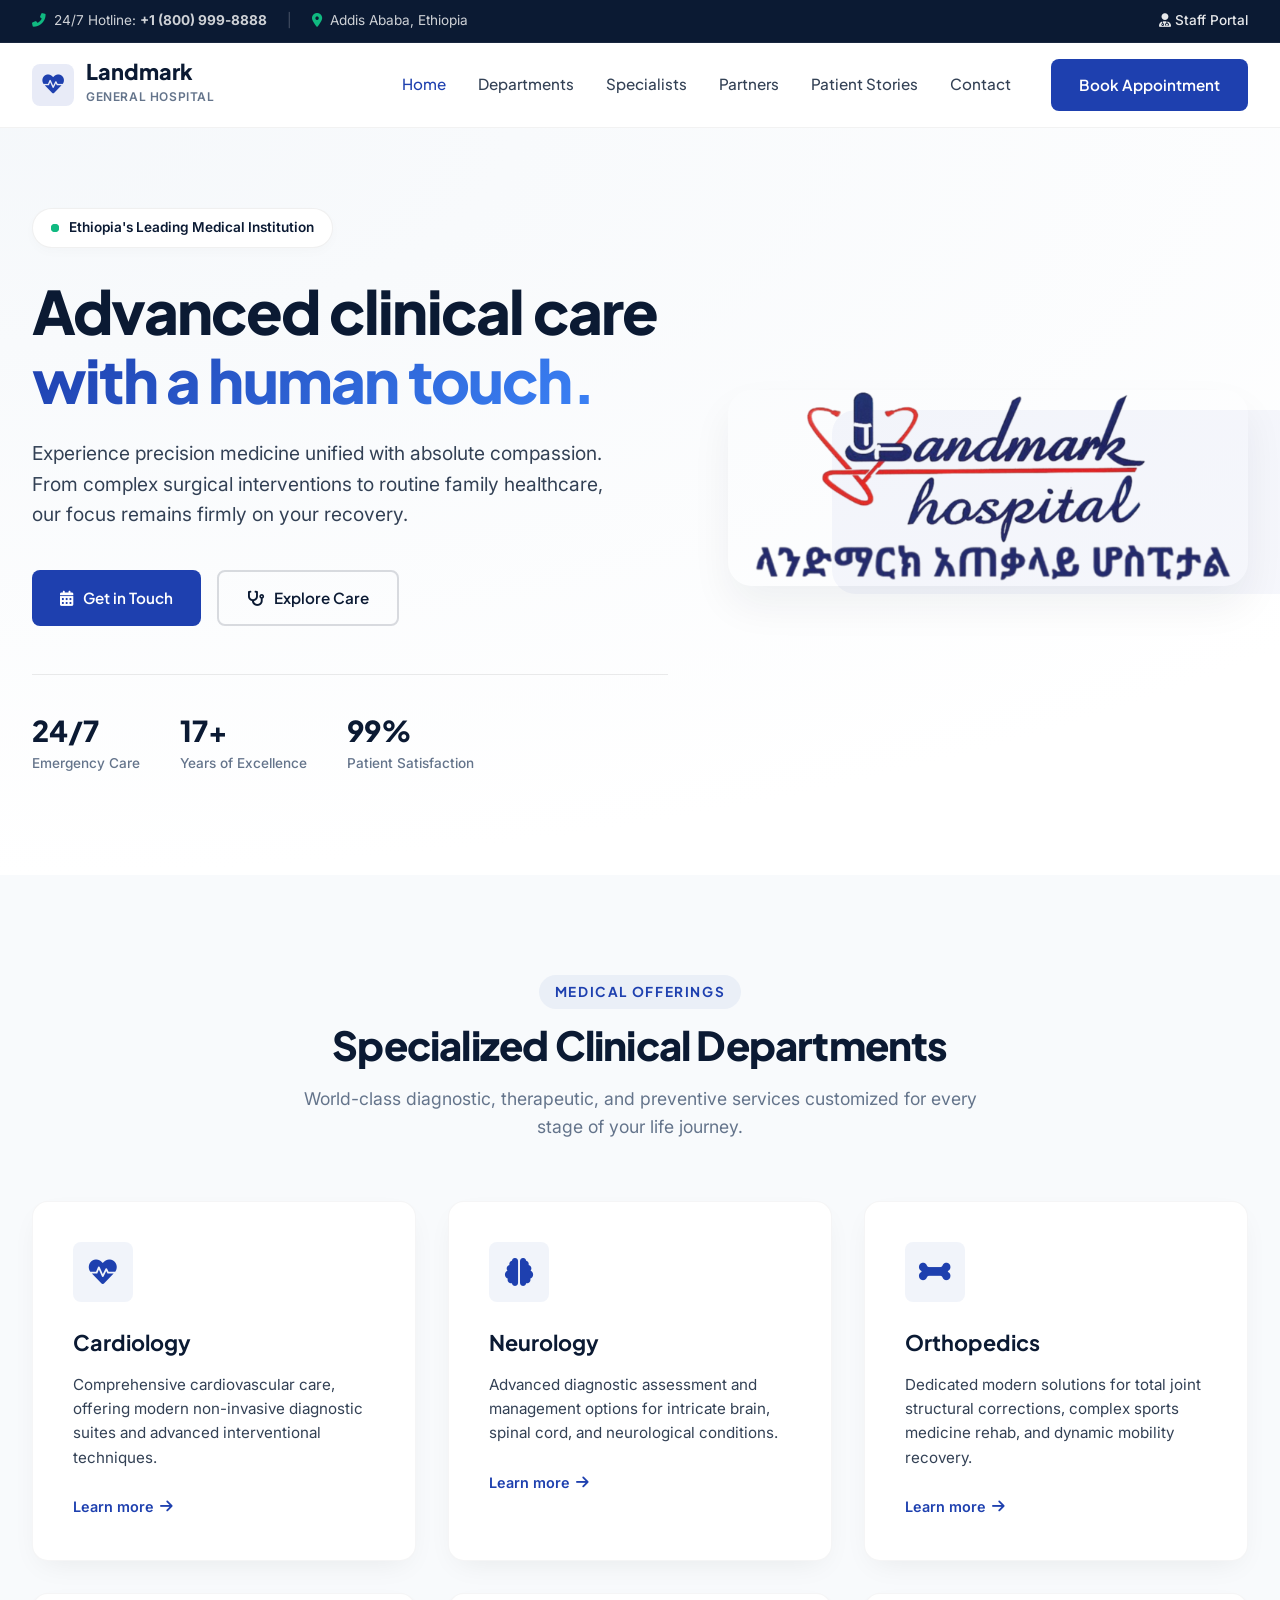
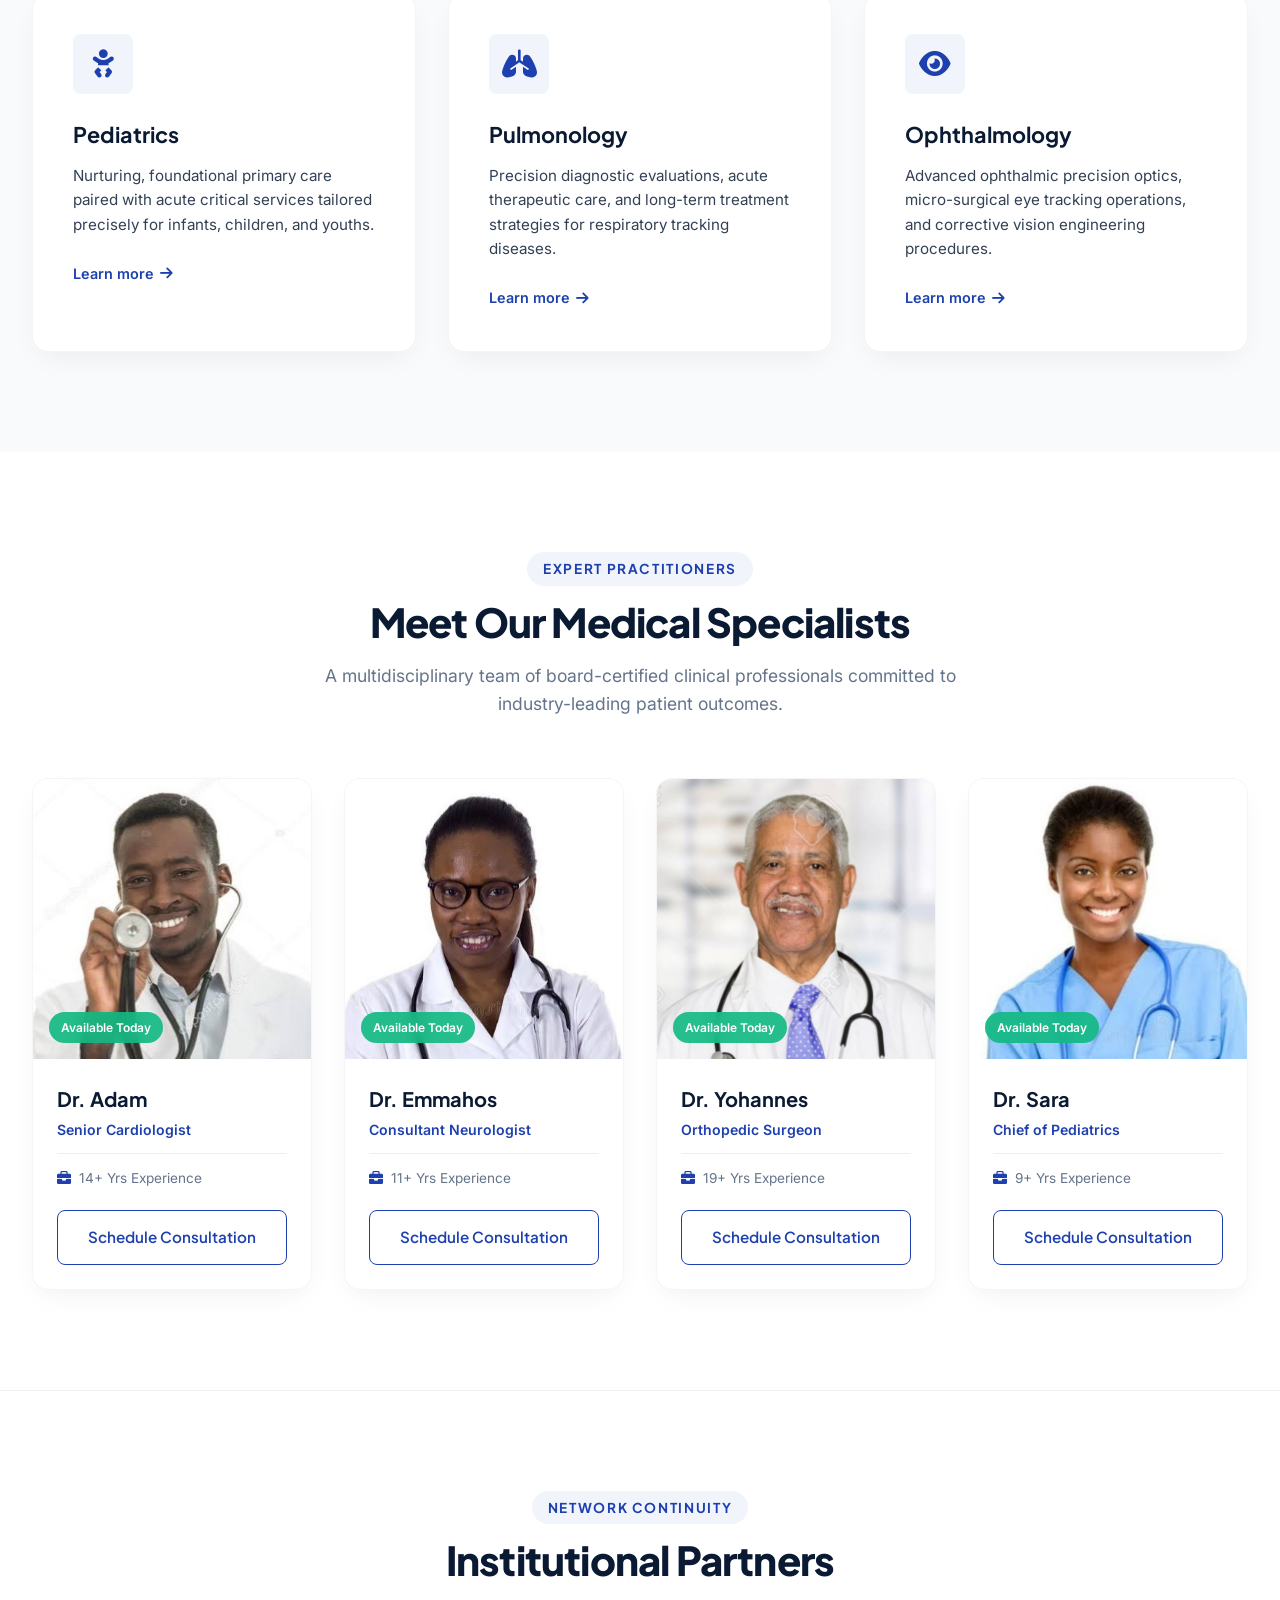
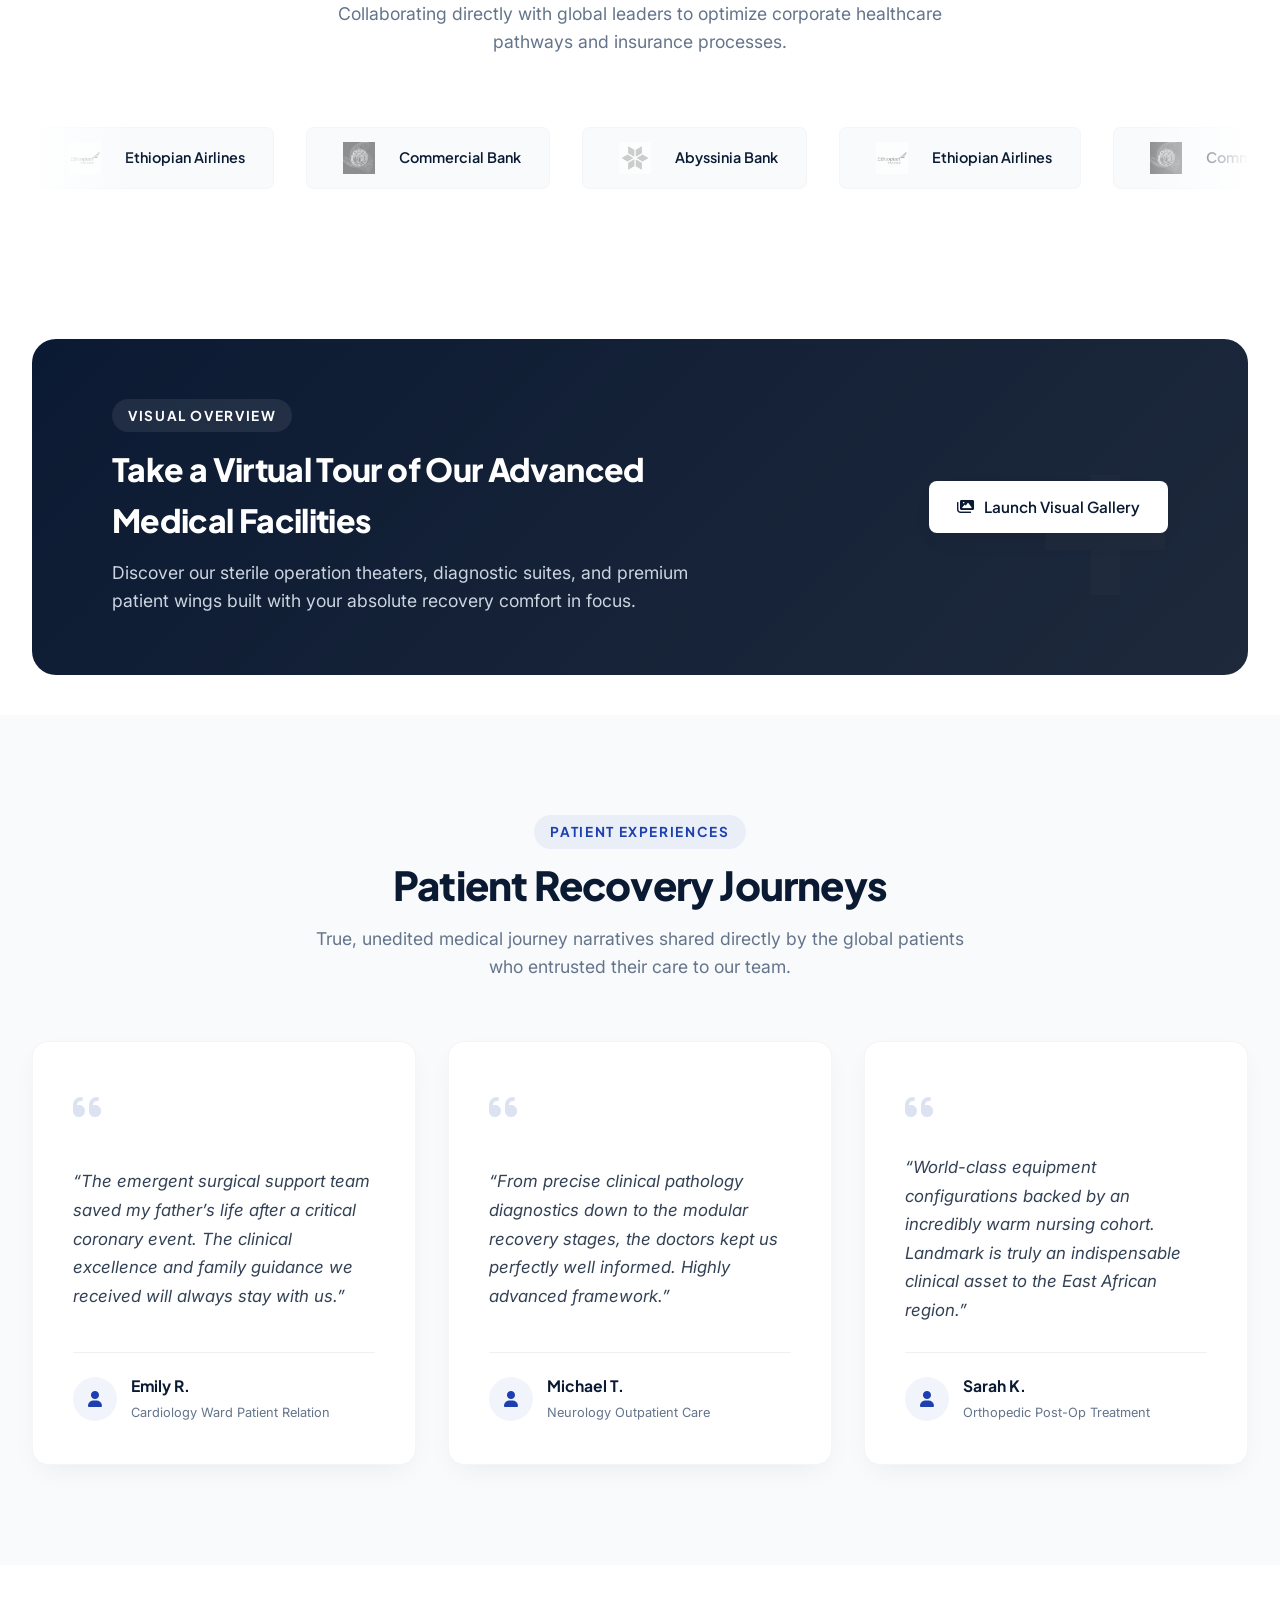
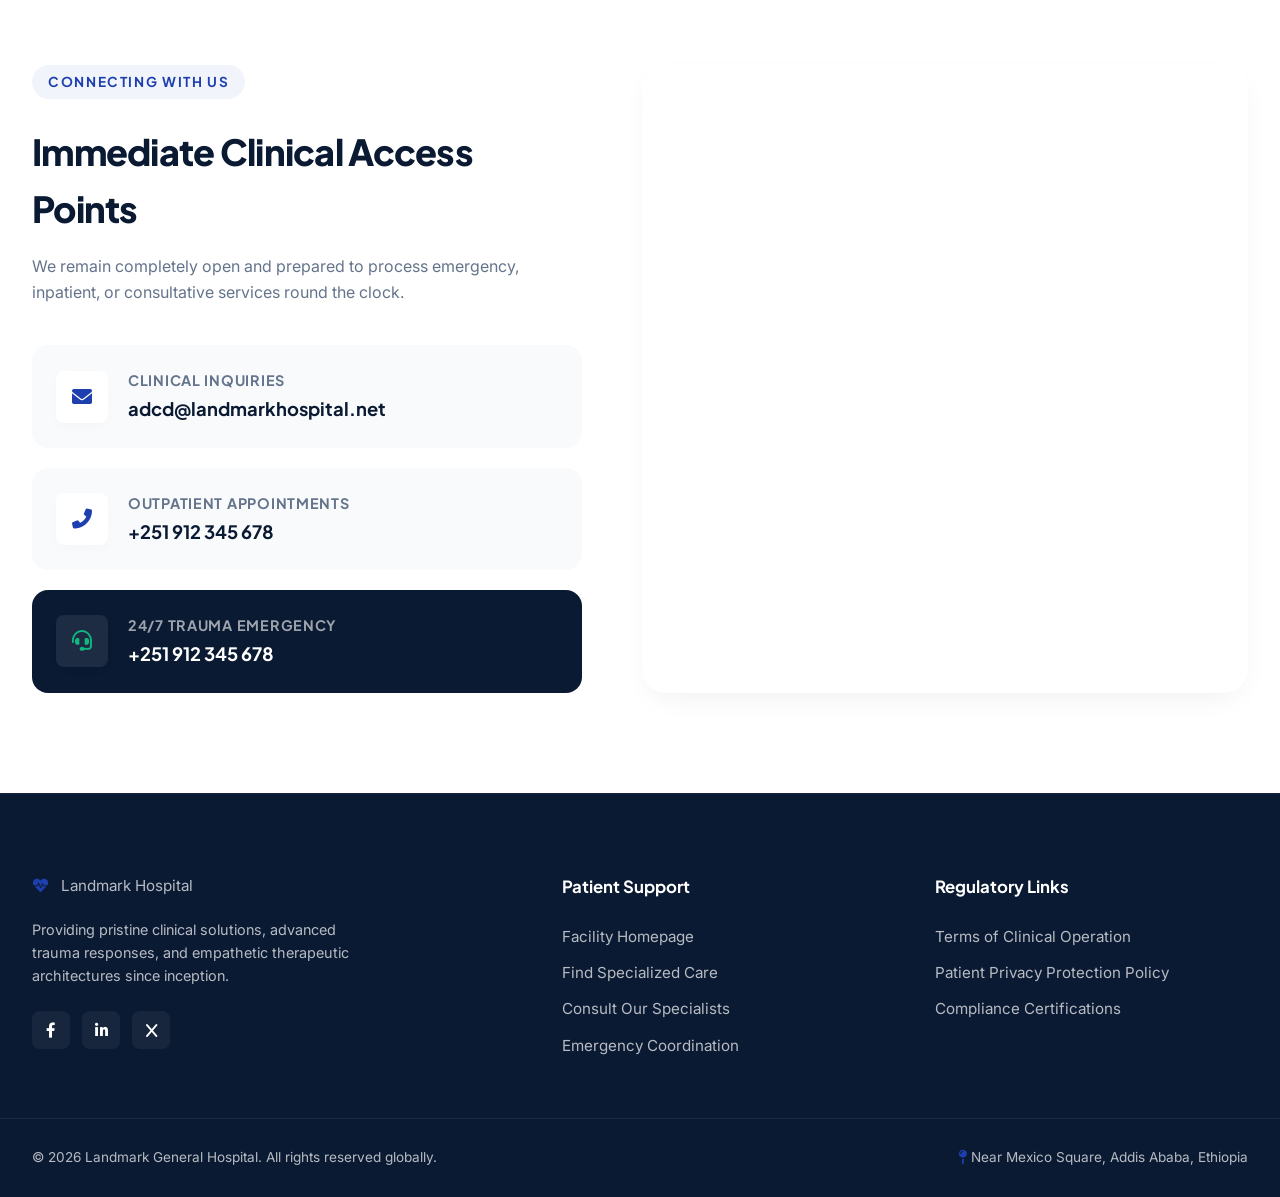
<file: index.html>
<!DOCTYPE html>
<html lang="en">
<head>
  <meta charset="UTF-8" />
  <meta name="viewport" content="width=device-width, initial-scale=1.0" />
  <title>Landmark General Hospital | Premium Healthcare & Care Specialist</title>
  <link rel="stylesheet" href="style.css">
  <!-- Font Awesome 6 -->
  <link rel="stylesheet" href="https://cdnjs.cloudflare.com/ajax/libs/font-awesome/6.0.0-beta3/css/all.min.css" />
  <!-- Google Fonts: Inter & Plus Jakarta Sans for Headers -->
  <link rel="preconnect" href="https://fonts.googleapis.com" />
  <link rel="preconnect" href="https://fonts.gstatic.com" crossorigin />
  <link href="https://fonts.googleapis.com/css2?family=Inter:wght@300;400;500;600&family=Plus+Jakarta+Sans:wght@500;600;700;800&display=swap" rel="stylesheet" />
</head>
<body>

  <!-- Top Utilities Bar -->
  <div class="top-bar">
    <div class="container top-bar-container">
      <div class="top-info">
        <span><i class="fas fa-phone-alt"></i> 24/7 Hotline: <strong>+1 (800) 999‑8888</strong></span>
        <span class="separator">|</span>
        <span><i class="fas fa-map-marker-alt"></i> Addis Ababa, Ethiopia</span>
      </div>
      <div class="top-actions">
        <a href="admin.html" target="_blank" class="top-link"><i class="fas fa-user-md"></i> Staff Portal</a>
      </div>
    </div>
  </div>

  <!-- Header / Navigation -->
  <header class="navbar">
    <div class="container nav-container">
      <a href="#hero" class="logo">
        <div class="logo-icon">
          <i class="fas fa-heartbeat"></i>
        </div>
        <div class="logo-text">
          <span class="brand-name">Landmark</span>
          <span class="brand-sub">General Hospital</span>
        </div>
      </a>
      
      <button class="hamburger" id="hamburgerBtn" aria-label="Toggle navigation menu" aria-expanded="false">
        <i class="fas fa-bars" id="hamburgerIcon"></i>
      </button>

      <nav class="nav-menu" id="navLinks">
        <ul class="nav-links">
          <li><a href="#hero" class="active">Home</a></li>
          <li><a href="#departments">Departments</a></li>
          <li><a href="#doctors">Specialists</a></li>
          <li><a href="#partners">Partners</a></li>
          <li><a href="#testimonials">Patient Stories</a></li>
          <li><a href="#contact">Contact</a></li>
        </ul>
        <div class="nav-cta-wrapper">
          <a href="#contact" class="btn btn-primary btn-nav-cta">Book Appointment</a>
        </div>
      </nav>
    </div>
  </header>

  <main>
    <!-- Hero Section -->
    <section class="hero-section" id="hero">
      <div class="container hero-container">
        <div class="hero-content">
          <div class="hero-badge">
            <span class="pulse-dot"></span>
            <span>Ethiopia's Leading Medical Institution</span>
          </div>
          <h1>Advanced clinical care <br><span class="text-gradient">with a human touch.</span></h1>
          <p>Experience precision medicine unified with absolute compassion. From complex surgical interventions to routine family healthcare, our focus remains firmly on your recovery.</p>
          
          <div class="hero-actions">
            <a href="#contact" class="btn btn-primary"><i class="fas fa-calendar-alt"></i> Get in Touch</a>
            <a href="#departments" class="btn btn-outline"><i class="fas fa-stethoscope"></i> Explore Care</a>
          </div>
          
          <div class="hero-stats">
            <div class="stat-item">
              <span class="stat-value">24/7</span>
              <span class="stat-label">Emergency Care</span>
            </div>
            <div class="stat-item">
              <span class="stat-value">17+</span>
              <span class="stat-label">Years of Excellence</span>
            </div>
            <div class="stat-item">
              <span class="stat-value">99%</span>
              <span class="stat-label">Patient Satisfaction</span>
            </div>
          </div>
        </div>
        <div class="hero-image-wrapper">
          <div class="hero-image-backdrop"></div>
          <img src="images/new-hero.png" alt="Landmark Hospital Clinical Excellence Team" class="hero-image" />
        </div>
      </div>
    </section>

    <!-- Departments Section -->
    <section class="section section-departments" id="departments">
      <div class="container">
        <div class="section-header">
          <span class="section-tag">Medical Offerings</span>
          <h2 class="section-title">Specialized Clinical Departments</h2>
          <p class="section-subtitle">World-class diagnostic, therapeutic, and preventive services customized for every stage of your life journey.</p>
        </div>
        <div class="grid-dynamic grid-departments">
          <div class="card card-dept">
            <div class="card-icon"><i class="fas fa-heartbeat"></i></div>
            <h3>Cardiology</h3>
            <p>Comprehensive cardiovascular care, offering modern non-invasive diagnostic suites and advanced interventional techniques.</p>
            <a href="#contact" class="card-link">Learn more <i class="fas fa-arrow-right"></i></a>
          </div>
          <div class="card card-dept">
            <div class="card-icon"><i class="fas fa-brain"></i></div>
            <h3>Neurology</h3>
            <p>Advanced diagnostic assessment and management options for intricate brain, spinal cord, and neurological conditions.</p>
            <a href="#contact" class="card-link">Learn more <i class="fas fa-arrow-right"></i></a>
          </div>
          <div class="card card-dept">
            <div class="card-icon"><i class="fas fa-bone"></i></div>
            <h3>Orthopedics</h3>
            <p>Dedicated modern solutions for total joint structural corrections, complex sports medicine rehab, and dynamic mobility recovery.</p>
            <a href="#contact" class="card-link">Learn more <i class="fas fa-arrow-right"></i></a>
          </div>
          <div class="card card-dept">
            <div class="card-icon"><i class="fas fa-baby"></i></div>
            <h3>Pediatrics</h3>
            <p>Nurturing, foundational primary care paired with acute critical services tailored precisely for infants, children, and youths.</p>
            <a href="#contact" class="card-link">Learn more <i class="fas fa-arrow-right"></i></a>
          </div>
          <div class="card card-dept">
            <div class="card-icon"><i class="fas fa-lungs"></i></div>
            <h3>Pulmonology</h3>
            <p>Precision diagnostic evaluations, acute therapeutic care, and long-term treatment strategies for respiratory tracking diseases.</p>
            <a href="#contact" class="card-link">Learn more <i class="fas fa-arrow-right"></i></a>
          </div>
          <div class="card card-dept">
            <div class="card-icon"><i class="fas fa-eye"></i></div>
            <h3>Ophthalmology</h3>
            <p>Advanced ophthalmic precision optics, micro-surgical eye tracking operations, and corrective vision engineering procedures.</p>
            <a href="#contact" class="card-link">Learn more <i class="fas fa-arrow-right"></i></a>
          </div>
        </div>
      </div>
    </section>

    <!-- Doctors Section -->
    <section class="section section-doctors" id="doctors">
      <div class="container">
        <div class="section-header">
          <span class="section-tag">Expert Practitioners</span>
          <h2 class="section-title">Meet Our Medical Specialists</h2>
          <p class="section-subtitle">A multidisciplinary team of board-certified clinical professionals committed to industry-leading patient outcomes.</p>
        </div>
        <div class="grid-dynamic grid-doctors">
          <!-- Doctor Card 1 -->
          <div class="card card-doctor">
            <div class="doctor-img-container">
              <img src="images/men-doctor-1.jpg" alt="Dr. Adam" />
              <span class="badge-status status-online">Available Today</span>
            </div>
            <div class="doctor-info">
              <h3>Dr. Adam</h3>
              <span class="doctor-specialty">Senior Cardiologist</span>
              <div class="doctor-meta">
                <span><i class="fas fa-briefcase"></i> 14+ Yrs Experience</span>
              </div>
              <a href="#contact" class="btn btn-sm btn-outline-primary">Schedule Consultation</a>
            </div>
          </div>
          <!-- Doctor Card 2 -->
          <div class="card card-doctor">
            <div class="doctor-img-container">
              <img src="images/female-doctor-1.jpg" alt="Dr. Emmahos" />
              <span class="badge-status status-online">Available Today</span>
            </div>
            <div class="doctor-info">
              <h3>Dr. Emmahos</h3>
              <span class="doctor-specialty">Consultant Neurologist</span>
              <div class="doctor-meta">
                <span><i class="fas fa-briefcase"></i> 11+ Yrs Experience</span>
              </div>
              <a href="#contact" class="btn btn-sm btn-outline-primary">Schedule Consultation</a>
            </div>
          </div>
          <!-- Doctor Card 3 -->
          <div class="card card-doctor">
            <div class="doctor-img-container">
              <img src="images/men-doctor-2.jpg" alt="Dr. Yohannes" />
              <span class="badge-status status-online">Available Today</span>
            </div>
            <div class="doctor-info">
              <h3>Dr. Yohannes</h3>
              <span class="doctor-specialty">Orthopedic Surgeon</span>
              <div class="doctor-meta">
                <span><i class="fas fa-briefcase"></i> 19+ Yrs Experience</span>
              </div>
              <a href="#contact" class="btn btn-sm btn-outline-primary">Schedule Consultation</a>
            </div>
          </div>
          <!-- Doctor Card 4 -->
          <div class="card card-doctor">
            <div class="doctor-img-container">
              <img src="images/female-doctor-2.jpg" alt="Dr. Sara" />
              <span class="badge-status status-online">Available Today</span>
            </div>
            <div class="doctor-info">
              <h3>Dr. Sara</h3>
              <span class="doctor-specialty">Chief of Pediatrics</span>
              <div class="doctor-meta">
                <span><i class="fas fa-briefcase"></i> 9+ Yrs Experience</span>
              </div>
              <a href="#contact" class="btn btn-sm btn-outline-primary">Schedule Consultation</a>
            </div>
          </div>
        </div>
      </div>
    </section>

    <!-- Partners Section -->
    <section class="section section-partners" id="partners">
      <div class="container">
        <div class="section-header">
          <span class="section-tag">Network Continuity</span>
          <h2 class="section-title">Institutional Partners</h2>
          <p class="section-subtitle">Collaborating directly with global leaders to optimize corporate healthcare pathways and insurance processes.</p>
        </div>

        <div class="partners-carousel-container">
          <div class="partners-track">
            <!-- Partner Item 1 -->
            <div class="partner-card">
              <div class="partner-img-wrapper"><img src="images/partner-1.png" alt="Ethiopian Airlines" /></div>
              <span>Ethiopian Airlines</span>
            </div>
            <!-- Partner Item 2 -->
            <div class="partner-card">
              <div class="partner-img-wrapper"><img src="images/partner-2.jpg" alt="Commercial Bank of Ethiopia" /></div>
              <span>Commercial Bank</span>
            </div>
            <!-- Partner Item 3 -->
            <div class="partner-card">
              <div class="partner-img-wrapper"><img src="images/partner-3.png" alt="Abyssinia Bank" /></div>
              <span>Abyssinia Bank</span>
            </div>
            <!-- Duplicate Track for Infinite Loop Integration -->
            <div class="partner-card">
              <div class="partner-img-wrapper"><img src="images/partner-1.png" alt="Ethiopian Airlines" /></div>
              <span>Ethiopian Airlines</span>
            </div>
            <div class="partner-card">
              <div class="partner-img-wrapper"><img src="images/partner-2.jpg" alt="Commercial Bank of Ethiopia" /></div>
              <span>Commercial Bank</span>
            </div>
            <div class="partner-card">
              <div class="partner-img-wrapper"><img src="images/partner-3.png" alt="Abyssinia Bank" /></div>
              <span>Abyssinia Bank</span>
            </div>
          </div>
        </div>
      </div>
    </section>

    <!-- Photo Gallery Section -->
    <section class="section section-gallery" id="gallery">
      <div class="container">
        <div class="gallery-banner">
          <div class="gallery-banner-content">
            <span class="section-tag text-white">Visual Overview</span>
            <h2>Take a Virtual Tour of Our Advanced Medical Facilities</h2>
            <p class="section-subtitle text-gray-300">Discover our sterile operation theaters, diagnostic suites, and premium patient wings built with your absolute recovery comfort in focus.</p>
          </div>
          <div class="gallery-banner-action">
            <a href="gallery.html" class="btn btn-light-solid" id="galleryBtn" target="_blank"><i class="fas fa-images"></i> Launch Visual Gallery</a>
          </div>
        </div>
      </div>
    </section>

    <!-- Testimonials Section -->
    <section class="section section-testimonials" id="testimonials">
      <div class="container">
        <div class="section-header">
          <span class="section-tag">Patient Experiences</span>
          <h2 class="section-title">Patient Recovery Journeys</h2>
          <p class="section-subtitle">True, unedited medical journey narratives shared directly by the global patients who entrusted their care to our team.</p>
        </div>
        <div class="grid-dynamic grid-testimonials">
          <div class="card card-testimonial">
            <div class="testimonial-quotes"><i class="fas fa-quote-left"></i></div>
            <p>“The emergent surgical support team saved my father’s life after a critical coronary event. The clinical excellence and family guidance we received will always stay with us.”</p>
            <div class="testimonial-author">
              <div class="author-avatar"><i class="fas fa-user"></i></div>
              <div>
                <h5>Emily R.</h5>
                <span class="author-sub">Cardiology Ward Patient Relation</span>
              </div>
            </div>
          </div>
          <div class="card card-testimonial">
            <div class="testimonial-quotes"><i class="fas fa-quote-left"></i></div>
            <p>“From precise clinical pathology diagnostics down to the modular recovery stages, the doctors kept us perfectly well informed. Highly advanced framework.”</p>
            <div class="testimonial-author">
              <div class="author-avatar"><i class="fas fa-user"></i></div>
              <div>
                <h5>Michael T.</h5>
                <span class="author-sub">Neurology Outpatient Care</span>
              </div>
            </div>
          </div>
          <div class="card card-testimonial">
            <div class="testimonial-quotes"><i class="fas fa-quote-left"></i></div>
            <p>“World-class equipment configurations backed by an incredibly warm nursing cohort. Landmark is truly an indispensable clinical asset to the East African region.”</p>
            <div class="testimonial-author">
              <div class="author-avatar"><i class="fas fa-user"></i></div>
              <div>
                <h5>Sarah K.</h5>
                <span class="author-sub">Orthopedic Post-Op Treatment</span>
              </div>
            </div>
          </div>
        </div>
      </div>
    </section>

    <!-- Contact & Map Integration -->
    <section class="section section-contact" id="contact">
      <div class="container">
        <div class="contact-layout-wrapper">
          <div class="contact-info-panel">
            <span class="section-tag">Connecting With Us</span>
            <h2>Immediate Clinical Access Points</h2>
            <p>We remain completely open and prepared to process emergency, inpatient, or consultative services round the clock.</p>
            
            <div class="contact-details-list">
              <div class="contact-detail-card">
                <div class="icon-box"><i class="fas fa-envelope"></i></div>
                <div>
                  <h4>Clinical Inquiries</h4>
                  <p>adcd@landmarkhospital.net</p>
                </div>
              </div>
              <div class="contact-detail-card">
                <div class="icon-box"><i class="fas fa-phone-alt"></i></div>
                <div>
                  <h4>Outpatient Appointments</h4>
                  <p>+251 912 345 678</p>
                </div>
              </div>
              <div class="contact-detail-card highlighting-card">
                <div class="icon-box"><i class="fas fa-headset"></i></div>
                <div>
                  <h4>24/7 Trauma Emergency</h4>
                  <p>+251 912 345 678</p>
                </div>
              </div>
            </div>
          </div>
          
          <div class="contact-map-panel">
            <iframe 
              src="https://www.google.com/maps/embed?pb=!1m18!1m12!1m3!1d3940.6327365897714!2d38.747403399999996!3d9.005900699999998!2m3!1f0!2f0!3f0!3m2!1i1024!2i768!4f13.1!3m3!1m2!1s0x164b85ce2722d275%3A0xddd72281d84dc6b2!2sLandmark%20General%20Hospital!5e0!3m2!1sen!2set!4v1782939688930!5m2!1sen!2set" 
              style="border:0;" 
              allowfullscreen="" 
              loading="lazy" 
              referrerpolicy="strict-origin-when-cross-origin"
              title="Landmark General Hospital Location Map"
            ></iframe>
          </div>
        </div>
      </div>
    </section>
  </main>

  <!-- Footer Layout -->
  <footer class="footer-root">
    <div class="container footer-main-grid">
      <div class="footer-brand-column">
        <div class="logo logo-footer">
          <i class="fas fa-heartbeat text-primary"></i>
          <span>Landmark Hospital</span>
        </div>
        <p>Providing pristine clinical solutions, advanced trauma responses, and empathetic therapeutic architectures since inception.</p>
        <div class="social-row">
          <a href="#" aria-label="Facebook Link"><i class="fab fa-facebook-f"></i></a>
          <a href="#" aria-label="LinkedIn Link"><i class="fab fa-linkedin-in"></i></a>
          <a href="#" aria-label="Twitter X Link"><i class="fab fa-x"></i></a>
        </div>
      </div>
      <div class="footer-links-column">
        <h4>Patient Support</h4>
        <ul>
          <li><a href="#hero">Facility Homepage</a></li>
          <li><a href="#departments">Find Specialized Care</a></li>
          <li><a href="#doctors">Consult Our Specialists</a></li>
          <li><a href="#contact">Emergency Coordination</a></li>
        </ul>
      </div>
      <div class="footer-links-column">
        <h4>Regulatory Links</h4>
        <ul>
          <li><a href="#">Terms of Clinical Operation</a></li>
          <li><a href="#">Patient Privacy Protection Policy</a></li>
          <li><a href="#">Compliance Certifications</a></li>
        </ul>
      </div>
    </div>
    <div class="footer-base">
      <div class="container footer-base-container">
        <p>&copy; 2026 Landmark General Hospital. All rights reserved globally.</p>
        <p><i class="fas fa-map-pin text-primary"></i> Near Mexico Square, Addis Ababa, Ethiopia</p>
      </div>
    </div>
  </footer>

  <script src="script.js"></script>
</body>
</html>
</file>
<file: style.css>
/* ==========================================================================
   1. DESIGN SYSTEM VARIABLES & CORE RESET
   ========================================================================== */
:root {
  /* Premium Healthcare Color Space */
  --clr-primary: #1E40AF;       /* Modern Trust Corporate Blue */
  --clr-primary-hover: #1D4ED8; /* Vivid Interaction Blue */
  --clr-secondary: #0B1A33;     /* Deep Slate Navy for Luxury Stability */
  --clr-accent: #10B981;        /* Fresh Health Emerald Positive Status Indicator */
  
  /* Neutral Color Spaces */
  --clr-bg-pure: #FFFFFF;
  --clr-bg-soft: #F8FAFC;       /* Off-White Modern Clean Floor */
  --clr-bg-card: #FFFFFF;
  --clr-text-main: #334155;     /* Easy Reading Slate Gray */
  --clr-text-muted: #64748B;    /* Accessible Auxiliary Text */
  --clr-text-light: #F1F5F9;
  
  /* Typography Scale Frameworks */
  --font-headers: 'Plus Jakarta Sans', 'Inter', sans-serif;
  --font-body: 'Inter', sans-serif;
  
  /* Structural Utilities */
  --transition-smooth: all 0.35s cubic-bezier(0.25, 1, 0.5, 1);
  --border-radius-sm: 8px;
  --border-radius-md: 16px;
  --border-radius-lg: 24px;
  --box-shadow-premium: 0 10px 30px -10px rgba(2, 12, 27, 0.08);
  --box-shadow-hover: 0 20px 40px -15px rgba(2, 12, 27, 0.15);
}

* {
  margin: 0;
  padding: 0;
  box-sizing: border-box;
}

html {
  scroll-behavior: smooth;
}

body {
  font-family: var(--font-body);
  background-color: var(--clr-bg-pure);
  color: var(--clr-text-main);
  line-height: 1.6;
  -webkit-font-smoothing: antialiased;
}

/* ==========================================================================
   2. REUSABLE ATOMIC COMPONENTS & UTILITIES
   ========================================================================== */
.container {
  width: 100%;
  max-width: 1280px;
  margin: 0 auto;
  padding: 0 32px;
}

.section {
  padding: 100px 0;
}

.section-header {
  max-width: 680px;
  margin: 0 auto 60px auto;
  text-align: center;
}

.section-tag {
  display: inline-block;
  font-family: var(--font-headers);
  font-size: 0.85rem;
  font-weight: 700;
  text-transform: uppercase;
  letter-spacing: 0.12em;
  color: var(--clr-primary);
  margin-bottom: 12px;
  background-color: rgba(30, 64, 175, 0.06);
  padding: 6px 16px;
  border-radius: 100px;
}

.section-title {
  font-family: var(--font-headers);
  font-size: 2.5rem;
  font-weight: 800;
  color: var(--clr-secondary);
  letter-spacing: -0.02em;
  line-height: 1.2;
  margin-bottom: 16px;
}

.section-subtitle {
  font-size: 1.1rem;
  color: var(--clr-text-muted);
  font-weight: 400;
}

/* Dynamic Responsive Layout Grid Engine */
.grid-dynamic {
  display: grid;
  gap: 32px;
}

/* Card Component Core */
.card {
  background: var(--clr-bg-card);
  border-radius: var(--border-radius-md);
  border: 1px solid rgba(2, 12, 27, 0.04);
  box-shadow: var(--box-shadow-premium);
  transition: var(--transition-smooth);
  overflow: hidden;
}

.card:hover {
  transform: translateY(-6px);
  box-shadow: var(--box-shadow-hover);
}

/* Buttons Core UI Architecture */
.btn {
  display: inline-flex;
  align-items: center;
  justify-content: center;
  gap: 10px;
  font-family: var(--font-headers);
  font-weight: 600;
  font-size: 0.95rem;
  padding: 14px 28px;
  border-radius: var(--border-radius-sm);
  cursor: pointer;
  text-decoration: none;
  transition: var(--transition-smooth);
}

.btn-primary {
  background-color: var(--clr-primary);
  color: var(--clr-bg-pure);
  border: none;
}

.btn-primary:hover {
  background-color: var(--clr-primary-hover);
}

.btn-outline {
  background-color: transparent;
  color: var(--clr-secondary);
  border: 2px solid rgba(11, 26, 51, 0.15);
}

.btn-outline:hover {
  background-color: var(--clr-secondary);
  color: var(--clr-bg-pure);
  border-color: var(--clr-secondary);
}

.btn-outline-primary {
  background-color: transparent;
  color: var(--clr-primary);
  border: 1.5px solid var(--clr-primary);
  width: 100%;
}

.btn-outline-primary:hover {
  background-color: var(--clr-primary);
  color: var(--clr-bg-pure);
}

.btn-light-solid {
  background-color: var(--clr-bg-pure);
  color: var(--clr-secondary);
  border: none;
  box-shadow: var(--box-shadow-premium);
}

.btn-light-solid:hover {
  background-color: var(--clr-bg-soft);
  transform: scale(1.02);
}

.text-gradient {
  background: linear-gradient(135deg, var(--clr-primary), #3b82f6);
  -webkit-background-clip: text;
  -webkit-text-fill-color: transparent;
}

/* ==========================================================================
   3. STRUCTURAL UTILITY AND HEADER COMPONENT
   ========================================================================== */
.top-bar {
  background-color: var(--clr-secondary);
  color: rgba(255, 255, 255, 0.8);
  font-size: 0.85rem;
  padding: 10px 0;
  border-bottom: 1px solid rgba(255, 255, 255, 0.06);
}

.top-bar-container {
  display: flex;
  justify-content: space-between;
  align-items: center;
}

.top-info {
  display: flex;
  gap: 20px;
  align-items: center;
}

.top-info i {
  color: var(--clr-accent);
  margin-right: 4px;
}

.top-info .separator {
  opacity: 0.3;
}

.top-link {
  color: rgba(255, 255, 255, 0.9);
  text-decoration: none;
  font-weight: 500;
  transition: var(--transition-smooth);
}

.top-link:hover {
  color: var(--clr-bg-pure);
}

/* Sticky Premium Navigation Bar */
.navbar {
  position: sticky;
  top: 0;
  z-index: 100;
  background-color: rgba(255, 255, 255, 0.85);
  backdrop-filter: blur(20px);
  -webkit-backdrop-filter: blur(20px);
  border-bottom: 1px solid rgba(0, 0, 0, 0.05);
  padding: 16px 0;
  transition: var(--transition-smooth);
}

.nav-container {
  display: flex;
  align-items: center;
  justify-content: space-between;
}

.logo {
  display: flex;
  align-items: center;
  gap: 12px;
  text-decoration: none;
}

.logo-icon {
  width: 42px;
  height: 42px;
  background-color: rgba(30, 64, 175, 0.1);
  color: var(--clr-primary);
  border-radius: var(--border-radius-sm);
  display: flex;
  align-items: center;
  justify-content: center;
  font-size: 1.35rem;
}

.brand-name {
  display: block;
  font-family: var(--font-headers);
  font-weight: 800;
  font-size: 1.35rem;
  color: var(--clr-secondary);
  line-height: 1;
}

.brand-sub {
  font-size: 0.75rem;
  font-weight: 600;
  color: var(--clr-text-muted);
  text-transform: uppercase;
  letter-spacing: 0.05em;
}

.nav-menu {
  display: flex;
  align-items: center;
  gap: 40px;
}

.nav-links {
  display: flex;
  align-items: center;
  gap: 32px;
  list-style: none;
}

.nav-links a {
  text-decoration: none;
  font-family: var(--font-headers);
  color: var(--clr-text-main);
  font-weight: 500;
  font-size: 0.95rem;
  transition: var(--transition-smooth);
  padding: 6px 0;
  position: relative;
}

.nav-links a:hover,
.nav-links a.active {
  color: var(--clr-primary);
}

.hamburger {
  display: none;
  background: none;
  border: none;
  font-size: 1.5rem;
  color: var(--clr-secondary);
  cursor: pointer;
}

/* ==========================================================================
   4. SECTIONS ENGINE ARCHITECTURE
   ========================================================================== */

/* --- Hero Production Layout --- */
.hero-section {
  background: radial-gradient(140% 100% at 0% 0%, rgba(241, 245, 249, 0.7) 0%, rgba(255, 255, 255, 0) 100%);
  padding: 80px 0 100px 0;
  overflow: hidden;
}

.hero-container {
  display: grid;
  grid-template-columns: 1.1fr 0.9fr;
  align-items: center;
  gap: 60px;
}

.hero-badge {
  display: inline-flex;
  align-items: center;
  gap: 10px;
  background-color: var(--clr-bg-pure);
  border: 1px solid rgba(0, 0, 0, 0.06);
  padding: 8px 18px;
  border-radius: 100px;
  font-size: 0.85rem;
  font-weight: 600;
  color: var(--clr-secondary);
  box-shadow: 0 4px 12px rgba(0, 0, 0, 0.02);
  margin-bottom: 28px;
}

.pulse-dot {
  width: 8px;
  height: 8px;
  background-color: var(--clr-accent);
  border-radius: 50%;
  position: relative;
}

.pulse-dot::after {
  content: '';
  position: absolute;
  top: 0; left: 0; width: 100%; height: 100%;
  background-color: var(--clr-accent);
  border-radius: 50%;
  animation: pulseAsset 2s infinite;
}

@keyframes pulseAsset {
  0% { transform: scale(1); opacity: 0.8; }
  100% { transform: scale(2.5); opacity: 0; }
}

.hero-content h1 {
  font-family: var(--font-headers);
  font-size: 3.75rem;
  font-weight: 800;
  line-height: 1.15;
  letter-spacing: -0.03em;
  color: var(--clr-secondary);
  margin-bottom: 24px;
}

.hero-content p {
  font-size: 1.2rem;
  color: var(--clr-text-main);
  margin-bottom: 40px;
  max-width: 580px;
}

.hero-actions {
  display: flex;
  gap: 16px;
  margin-bottom: 48px;
}

.hero-stats {
  display: flex;
  gap: 40px;
  border-top: 1px solid rgba(0, 0, 0, 0.08);
  padding-top: 32px;
}

.stat-item {
  display: flex;
  flex-direction: column;
}

.stat-value {
  font-family: var(--font-headers);
  font-size: 1.8rem;
  font-weight: 800;
  color: var(--clr-secondary);
}

.stat-label {
  font-size: 0.85rem;
  color: var(--clr-text-muted);
  font-weight: 500;
}

.hero-image-wrapper {
  position: relative;
  z-index: 1;
}

.hero-image-backdrop {
  position: absolute;
  top: 10%; right: -10%; width: 90%; height: 90%;
  background-color: rgba(30, 64, 175, 0.04);
  border-radius: var(--border-radius-lg);
  z-index: -1;
}

.hero-image {
  width: 100%;
  height: auto;
  object-fit: cover;
  border-radius: var(--border-radius-lg);
  box-shadow: 0 20px 40px rgba(11, 26, 51, 0.06);
}

/* --- Departments Dynamic Component --- */
.section-departments {
  background-color: var(--clr-bg-soft);
}

.grid-departments {
  grid-template-columns: repeat(auto-fit, minmax(340px, 1fr));
}

.card-dept {
  padding: 40px;
}

.card-dept .card-icon {
  width: 60px;
  height: 60px;
  background-color: rgba(30, 64, 175, 0.06);
  color: var(--clr-primary);
  border-radius: var(--border-radius-sm);
  display: flex;
  align-items: center;
  justify-content: center;
  font-size: 1.75rem;
  margin-bottom: 24px;
  transition: var(--transition-smooth);
}

.card-dept:hover .card-icon {
  background-color: var(--clr-primary);
  color: var(--clr-bg-pure);
}

.card-dept h3 {
  font-family: var(--font-headers);
  font-size: 1.35rem;
  color: var(--clr-secondary);
  font-weight: 700;
  margin-bottom: 12px;
}

.card-dept p {
  font-size: 0.95rem;
  color: var(--clr-text-main);
  margin-bottom: 24px;
}

.card-link {
  display: inline-flex;
  align-items: center;
  gap: 6px;
  font-size: 0.9rem;
  font-weight: 600;
  color: var(--clr-primary);
  text-decoration: none;
  transition: var(--transition-smooth);
}

.card-link:hover {
  gap: 10px;
}

/* --- Specialists Display Component --- */
.grid-doctors {
  grid-template-columns: repeat(auto-fit, minmax(260px, 1fr));
}

.card-doctor {
  text-align: left;
}

.doctor-img-container {
  position: relative;
  width: 100%;
  height: 280px;
  overflow: hidden;
  background-color: var(--clr-bg-soft);
}

.doctor-img-container img {
  width: 100%;
  height: 100%;
  object-fit: cover;
  transition: var(--transition-smooth);
}

.card-doctor:hover .doctor-img-container img {
  transform: scale(1.04);
}

.badge-status {
  position: absolute;
  bottom: 16px; left: 16px;
  font-size: 0.75rem;
  font-weight: 600;
  padding: 6px 12px;
  border-radius: 100px;
  backdrop-filter: blur(8px);
  -webkit-backdrop-filter: blur(8px);
}

.status-online {
  background-color: rgba(16, 185, 129, 0.9);
  color: var(--clr-bg-pure);
}

.doctor-info {
  padding: 24px;
}

.doctor-info h3 {
  font-family: var(--font-headers);
  font-size: 1.25rem;
  color: var(--clr-secondary);
  font-weight: 700;
  margin-bottom: 4px;
}

.doctor-specialty {
  display: block;
  font-size: 0.88rem;
  color: var(--clr-primary);
  font-weight: 600;
  margin-bottom: 12px;
}

.doctor-meta {
  font-size: 0.85rem;
  color: var(--clr-text-muted);
  border-top: 1px solid rgba(0, 0, 0, 0.06);
  padding: 14px 0 20px 0;
}

.doctor-meta i {
  color: var(--clr-primary);
  margin-right: 4px;
}

/* --- Infinite Seamless Partners Carousel --- */
.section-partners {
  border-top: 1px solid rgba(0, 0, 0, 0.05);
  background-color: var(--clr-bg-pure);
}

.partners-carousel-container {
  overflow: hidden;
  width: 100%;
  position: relative;
  padding: 10px 0;
}

.partners-carousel-container::before,
.partners-carousel-container::after {
  content: '';
  position: absolute;
  top: 0; width: 100px; height: 100%;
  z-index: 2;
  pointer-events: none;
}
.partners-carousel-container::before {
  left: 0; background: linear-gradient(to right, var(--clr-bg-pure), transparent);
}
.partners-carousel-container::after {
  right: 0; background: linear-gradient(to left, var(--clr-bg-pure), transparent);
}

.partners-track {
  display: flex;
  gap: 32px;
  width: max-content;
  animation: infiniteScroll 25s linear infinite;
}

.partners-carousel-container:hover .partners-track {
  animation-play-state: paused;
}

@keyframes infiniteScroll {
  0% { transform: translateX(0); }
  100% { transform: translateX(-50%); }
}

.partner-card {
  flex: 0 0 auto;
  display: flex;
  align-items: center;
  gap: 16px;
  background-color: var(--clr-bg-soft);
  border: 1px solid rgba(0,0,0,0.02);
  padding: 14px 28px;
  border-radius: var(--border-radius-sm);
  transition: var(--transition-smooth);
}

.partner-card:hover {
  background-color: var(--clr-bg-pure);
  box-shadow: var(--box-shadow-premium);
}

.partner-img-wrapper {
  height: 32px;
  width: 48px;
  display: flex;
  align-items: center;
  justify-content: center;
}

.partner-img-wrapper img {
  max-height: 100%;
  max-width: 100%;
  object-fit: contain;
  filter: grayscale(100%);
  opacity: 0.6;
  transition: var(--transition-smooth);
}

.partner-card:hover img {
  filter: grayscale(0%);
  opacity: 1;
}

.partner-card span {
  font-family: var(--font-headers);
  font-size: 0.9rem;
  font-weight: 600;
  color: var(--clr-secondary);
}

/* --- Virtual Premium Gallery Card --- */
.section-gallery {
  padding: 40px 0;
}

.gallery-banner {
  background: linear-gradient(135deg, var(--clr-secondary) 0%, #1e293b 100%);
  border-radius: var(--border-radius-lg);
  padding: 60px 80px;
  display: flex;
  align-items: center;
  justify-content: space-between;
  gap: 40px;
  position: relative;
  overflow: hidden;
}

.gallery-banner::after {
  content: '+';
  position: absolute;
  right: 5%; top: -10%;
  font-size: 15rem;
  color: rgba(255, 255, 255, 0.02);
  font-family: var(--font-headers);
  font-weight: 800;
  pointer-events: none;
}

.gallery-banner-content {
  max-width: 600px;
}

.gallery-banner-content h2 {
  font-family: var(--font-headers);
  color: var(--clr-bg-pure);
  font-size: 2rem;
  font-weight: 800;
  letter-spacing: -0.02em;
  margin-bottom: 12px;
}

.text-white { color: var(--clr-bg-pure) !important; background-color: rgba(255,255,255,0.08) !important; }
.text-gray-300 { color: #cbd5e1; }

/* --- Testimonials Framework Component --- */
.section-testimonials {
  background-color: var(--clr-bg-soft);
}

.grid-testimonials {
  grid-template-columns: repeat(auto-fit, minmax(320px, 1fr));
}

.card-testimonial {
  padding: 40px;
  display: flex;
  flex-direction: column;
  justify-content: space-between;
}

.testimonial-quotes {
  font-size: 2rem;
  color: var(--clr-primary);
  opacity: 0.15;
  margin-bottom: 20px;
}

.card-testimonial p {
  font-size: 1.05rem;
  color: var(--clr-text-main);
  font-style: italic;
  line-height: 1.7;
  margin-bottom: 28px;
}

.testimonial-author {
  display: flex;
  align-items: center;
  gap: 14px;
  border-top: 1px solid rgba(0, 0, 0, 0.06);
  padding-top: 20px;
}

.author-avatar {
  width: 44px;
  height: 44px;
  background-color: rgba(30, 64, 175, 0.06);
  color: var(--clr-primary);
  border-radius: 50%;
  display: flex;
  align-items: center;
  justify-content: center;
}

.testimonial-author h5 {
  font-family: var(--font-headers);
  font-size: 0.98rem;
  color: var(--clr-secondary);
  font-weight: 700;
}

.author-sub {
  font-size: 0.8rem;
  color: var(--clr-text-muted);
}

/* --- Integrated Contact Architecture --- */
.contact-layout-wrapper {
  display: grid;
  grid-template-columns: 1fr 1.1fr;
  gap: 60px;
  align-items: stretch;
}

.contact-info-panel h2 {
  font-family: var(--font-headers);
  font-size: 2.25rem;
  font-weight: 800;
  color: var(--clr-secondary);
  letter-spacing: -0.02em;
  margin: 12px 0 16px 0;
}

.contact-info-panel > p {
  color: var(--clr-text-muted);
  margin-bottom: 40px;
}

.contact-details-list {
  display: flex;
  flex-direction: column;
  gap: 20px;
}

.contact-detail-card {
  display: flex;
  align-items: center;
  gap: 20px;
  background-color: var(--clr-bg-soft);
  padding: 24px;
  border-radius: var(--border-radius-md);
}

.contact-detail-card .icon-box {
  width: 52px;
  height: 52px;
  background-color: var(--clr-bg-pure);
  color: var(--clr-primary);
  border-radius: var(--border-radius-sm);
  display: flex;
  align-items: center;
  justify-content: center;
  font-size: 1.25rem;
  box-shadow: 0 4px 12px rgba(0,0,0,0.02);
}

.contact-detail-card h4 {
  font-family: var(--font-headers);
  font-size: 0.9rem;
  text-transform: uppercase;
  letter-spacing: 0.05em;
  color: var(--clr-text-muted);
  margin-bottom: 2px;
}

.contact-detail-card p {
  font-family: var(--font-headers);
  font-size: 1.15rem;
  font-weight: 700;
  color: var(--clr-secondary);
}

.highlighting-card {
  background-color: var(--clr-secondary);
  color: var(--clr-bg-pure);
}

.highlighting-card .icon-box {
  background-color: rgba(255, 255, 255, 0.08);
  color: var(--clr-accent);
}

.highlighting-card h4 {
  color: rgba(255, 255, 255, 0.6);
}

.highlighting-card p {
  color: var(--clr-bg-pure);
}

.contact-map-panel {
  border-radius: var(--border-radius-lg);
  overflow: hidden;
  box-shadow: var(--box-shadow-premium);
  min-height: 450px;
  position: relative;
}

.contact-map-panel iframe {
  position: absolute;
  top: 0; left: 0; width: 100%; height: 100%;
}

/* ==========================================================================
   5. PREMIUM FOOTER SECTION
   ========================================================================== */
.footer-root {
  background-color: var(--clr-secondary);
  color: rgba(255, 255, 255, 0.7);
  padding: 80px 0 0 0;
  font-size: 0.95rem;
  border-top: 1px solid rgba(255, 255, 255, 0.05);
}

.footer-main-grid {
  display: grid;
  grid-template-columns: 1.5fr 1fr 1fr;
  gap: 60px;
  padding-bottom: 60px;
}

.footer-brand-column p {
  margin: 20px 0 24px 0;
  max-width: 320px;
  font-size: 0.9rem;
  line-height: 1.6;
}

.logo-footer .brand-name { color: var(--clr-bg-pure); }
.logo-footer .logo-icon { background-color: rgba(255,255,255,0.08); color: var(--clr-bg-pure); }

.social-row {
  display: flex;
  gap: 12px;
}

.social-row a {
  width: 38px;
  height: 38px;
  background-color: rgba(255, 255, 255, 0.05);
  color: var(--clr-bg-pure);
  border-radius: var(--border-radius-sm);
  display: flex;
  align-items: center;
  justify-content: center;
  text-decoration: none;
  transition: var(--transition-smooth);
}

.social-row a:hover {
  background-color: var(--clr-primary);
}

.footer-links-column h4 {
  font-family: var(--font-headers);
  color: var(--clr-bg-pure);
  font-size: 1.05rem;
  font-weight: 700;
  margin-bottom: 24px;
}

.footer-links-column ul {
  list-style: none;
  display: flex;
  flex-direction: column;
  gap: 12px;
}

.footer-links-column a {
  color: rgba(255, 255, 255, 0.7);
  text-decoration: none;
  transition: var(--transition-smooth);
}

.footer-links-column a:hover {
  color: var(--clr-bg-pure);
  padding-left: 4px;
}

.footer-base {
  border-top: 1px solid rgba(255, 255, 255, 0.06);
  padding: 28px 0;
  font-size: 0.85rem;
}

.footer-base-container {
  display: flex;
  justify-content: space-between;
  align-items: center;
}

.text-primary { color: var(--clr-primary) !important; }

/* ==========================================================================
   6. RESPONSIVE MEDIA ADAPTATION LAYER
   ========================================================================== */
@media (max-width: 1024px) {
  .hero-container {
    grid-template-columns: 1fr;
    text-align: center;
    gap: 48px;
  }
  .hero-badge, .hero-actions, .hero-stats {
    justify-content: center;
  }
  .hero-content p {
    margin-left: auto;
    margin-right: auto;
  }
  .hero-image-wrapper {
    max-width: 600px;
    margin: 0 auto;
  }
  .gallery-banner {
    flex-direction: column;
    padding: 48px;
    text-align: center;
  }
  .contact-layout-wrapper {
    grid-template-columns: 1fr;
    gap: 48px;
  }
}

@media (max-width: 912px) {
  .hamburger {
    display: block;
  }
  .nav-menu {
    position: fixed;
    top: 0; right: 0; width: 280px; height: 100vh;
    background-color: var(--clr-bg-pure);
    box-shadow: -10px 0 30px rgba(0,0,0,0.05);
    flex-direction: column;
    align-items: flex-start;
    padding: 100px 40px;
    gap: 40px;
    transform: translateX(100%);
    transition: var(--transition-smooth);
  }
  .nav-menu.open {
    transform: translateX(0);
  }
  .nav-links {
    flex-direction: column;
    align-items: flex-start;
    gap: 24px;
    width: 100%;
  }
  .nav-cta-wrapper {
    width: 100%;
  }
  .btn-nav-cta {
    width: 100%;
  }
}

@media (max-width: 768px) {
  .section { padding: 70px 0; }
  .hero-content h1 { font-size: 2.6rem; }
  .section-title { font-size: 2rem; }
  .footer-main-grid { grid-template-columns: 1fr; gap: 40px; }
  .footer-base-container { flex-direction: column; gap: 12px; text-align: center; }
  .top-bar { display: none; }
}
</file>
